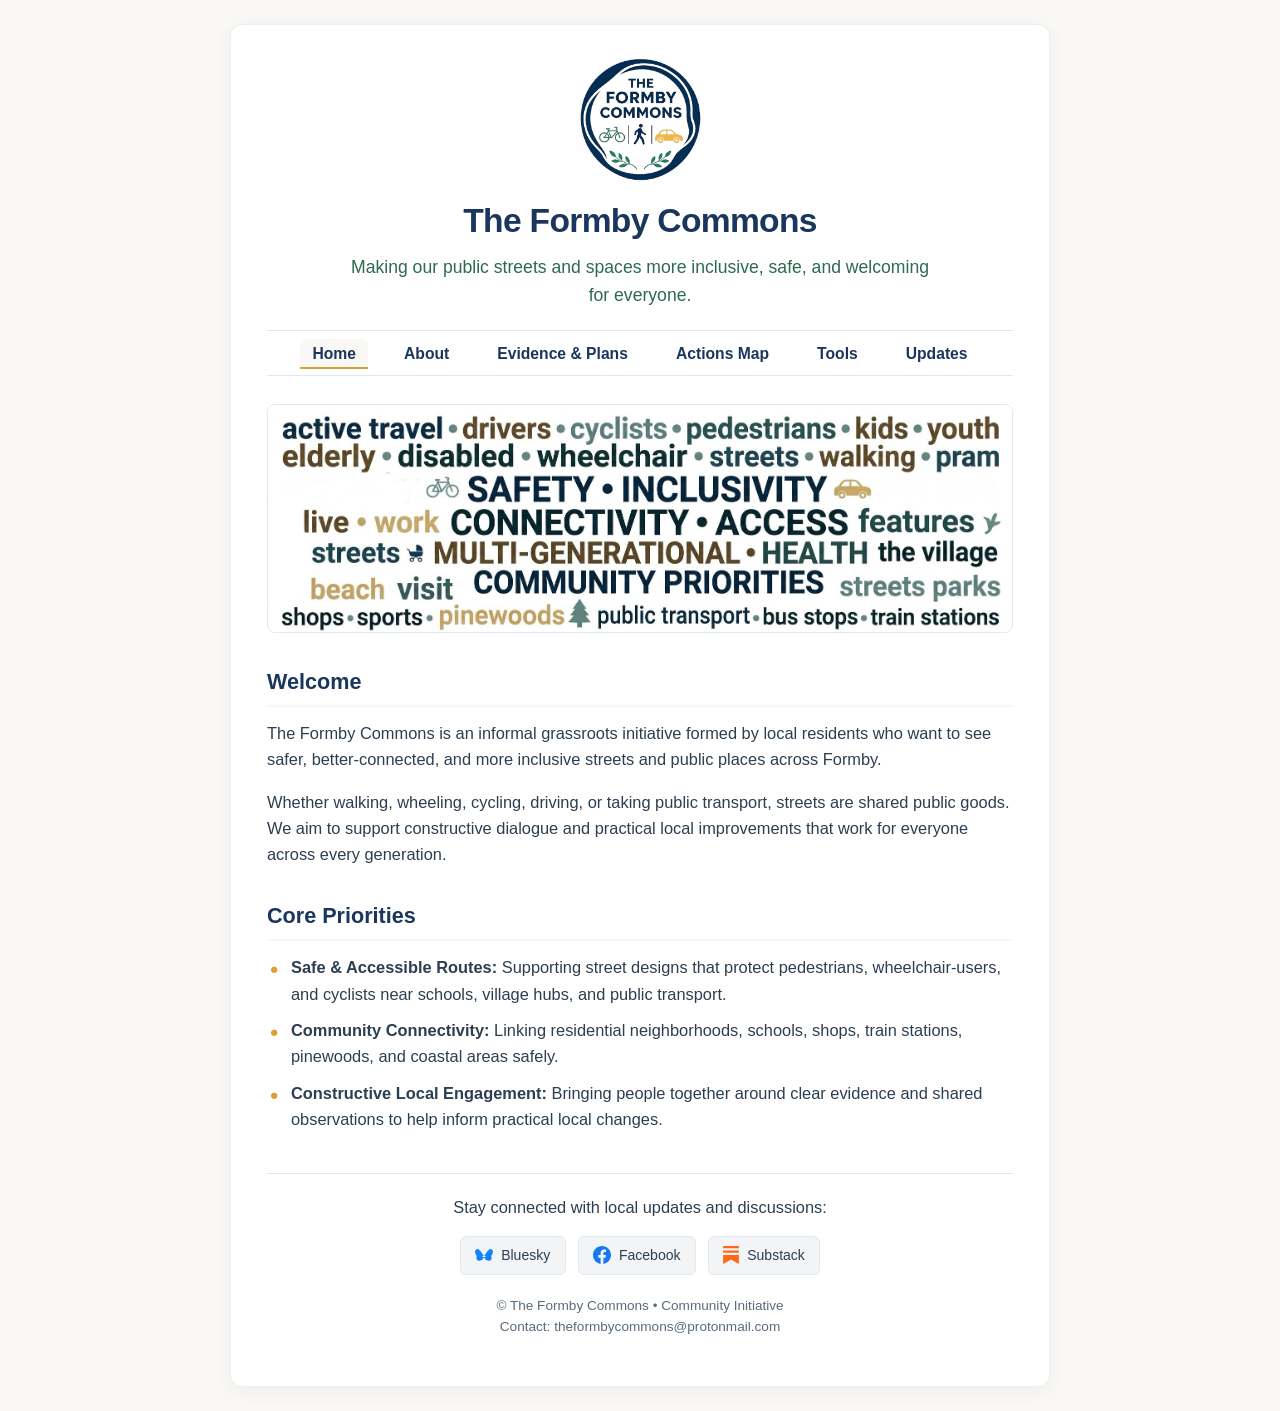
<file: index.html>
<!DOCTYPE html>
<html lang="en">
<head>
  <meta charset="UTF-8">
  <meta name="viewport" content="width=device-width, initial-scale=1.0">
  <title>The Formby Commons</title>
  <link rel="stylesheet" href="styles.css">
  <link rel="icon" type="image/svg+xml" href="icon.svg">
</head>
<body>

  <main class="container">
    
    <!-- Branding Header & Navigation -->
    <header>
      <img src="icon.svg" alt="The Formby Commons Logo" class="logo">
      <h1>The Formby Commons</h1>
      <p class="tagline">Making our public streets and spaces more inclusive, safe, and welcoming for everyone.</p>

      <nav class="main-nav" aria-label="Main Navigation">
        <ul>
          <li><a href="index.html" class="active">Home</a></li>
          <li><a href="about.html">About</a></li>
          <li><a href="evidence.html">Evidence & Plans</a></li>
          <li><a href="https://theformbycommons.github.io/formby-commons-map/">Actions Map</a></li>
          <li><a href="tools.html">Tools</a></li>
          <li><a href="updates.html">Updates</a></li>
        </ul>
      </nav>
    </header>

    <!-- Visual Banner -->
    <div class="banner-container">
      <img src="IMG_4939.jpeg" alt="Community Priorities Wordcloud" class="banner-img">
    </div>

    <!-- Intro Section -->
    <section>
      <h2>Welcome</h2>
      <p>
        The Formby Commons is an informal grassroots initiative formed by local residents who want to see safer, better-connected, and more inclusive streets and public places across Formby.
      </p>
      <p>
        Whether walking, wheeling, cycling, driving, or taking public transport, streets are shared public goods. We aim to support constructive dialogue and practical local improvements that work for everyone across every generation.
      </p>
    </section>

    <!-- Key Focus Summary -->
    <section>
      <h2>Core Priorities</h2>
      <ul class="feature-list">
        <li><strong>Safe & Accessible Routes:</strong> Supporting street designs that protect pedestrians, wheelchair-users, and cyclists near schools, village hubs, and public transport.</li>
        <li><strong>Community Connectivity:</strong> Linking residential neighborhoods, schools, shops, train stations, pinewoods, and coastal areas safely.</li>
        <li><strong>Constructive Local Engagement:</strong> Bringing people together around clear evidence and shared observations to help inform practical local changes.</li>
      </ul>
    </section>

    <!-- Footer -->
<footer>
  <p>Stay connected with local updates and discussions:</p>
  
  <div class="social-container">
    <!-- Bluesky Link -->
    <a href="https://bsky.app/profile/theformbycommons.bsky.social" target="_blank" rel="noopener" class="social-link">
      <svg width="18" height="16" viewBox="0 0 560 500" fill="#1185FE" xmlns="http://www.w3.org/2000/svg">
        <path d="M180 141.962C216.038 186.29 250.318 243.684 280 290.414C309.682 243.684 343.962 186.29 380 141.962C405.518 110.589 444.606 60.106 480 60.106C515.394 60.106 560 90.106 560 145.106C560 200.106 500 320 440 320C380 320 310 270 280 240C250 270 180 320 120 320C60 320 0 200.106 0 145.106C0 90.106 44.606 60.106 80 60.106C115.394 60.106 154.482 110.589 180 141.962Z"/>
        <path d="M280 320C280 320 230 430 140 430C80 430 40 390 40 340C40 300 70 270 100 260C140 246.7 180 270 280 320Z"/>
        <path d="M280 320C280 320 330 430 420 430C480 430 520 390 520 340C520 300 490 270 460 260C420 246.7 380 270 280 320Z"/>
      </svg>
      Bluesky
    </a>

    <!-- Facebook Link -->
    <a href="https://www.facebook.com/share/19DxrzCdw2/?mibextid=wwXIfr" target="_blank" rel="noopener" class="social-link">
      <svg width="18" height="18" viewBox="0 0 24 24" fill="#1877F2" xmlns="http://www.w3.org/2000/svg">
        <path d="M24 12.073c0-6.627-5.373-12-12-12s-12 5.373-12 12c0 5.99 4.388 10.954 10.125 11.854v-8.385H7.078v-3.47h3.047V9.43c0-3.007 1.792-4.669 4.533-4.669 1.312 0 2.686.235 2.686.235v2.953H15.83c-1.491 0-1.956.925-1.956 1.874v2.25h3.328l-.532 3.47h-2.796v8.385C19.612 23.027 24 18.062 24 12.073z"/>
      </svg>
      Facebook
    </a>
    
        <!-- Substack Link -->
    <a href="https://theformbycommons.substack.com" target="_blank" rel="noopener" class="social-link">
          <svg width="16" height="18" viewBox="0 0 448 512" fill="#FF6719" xmlns="http://www.w3.org/2000/svg">
            <path d="M0 0h448v62.8H0V0zm0 128h448v62.8H0V128zm0 127.9h448v256.1L224 384 0 512V255.9z"/>
          </svg>
          Substack
        </a>
  </div>

    <p style="margin-top: 1.25rem; font-size: 0.85rem; color: var(--color-text-muted);">
        &copy; The Formby Commons • Community Initiative<br>
        Contact: theformbycommons&#64;protonmail&#46;com
      </p>

</footer>

  </main>

</body>
</html>
</file>
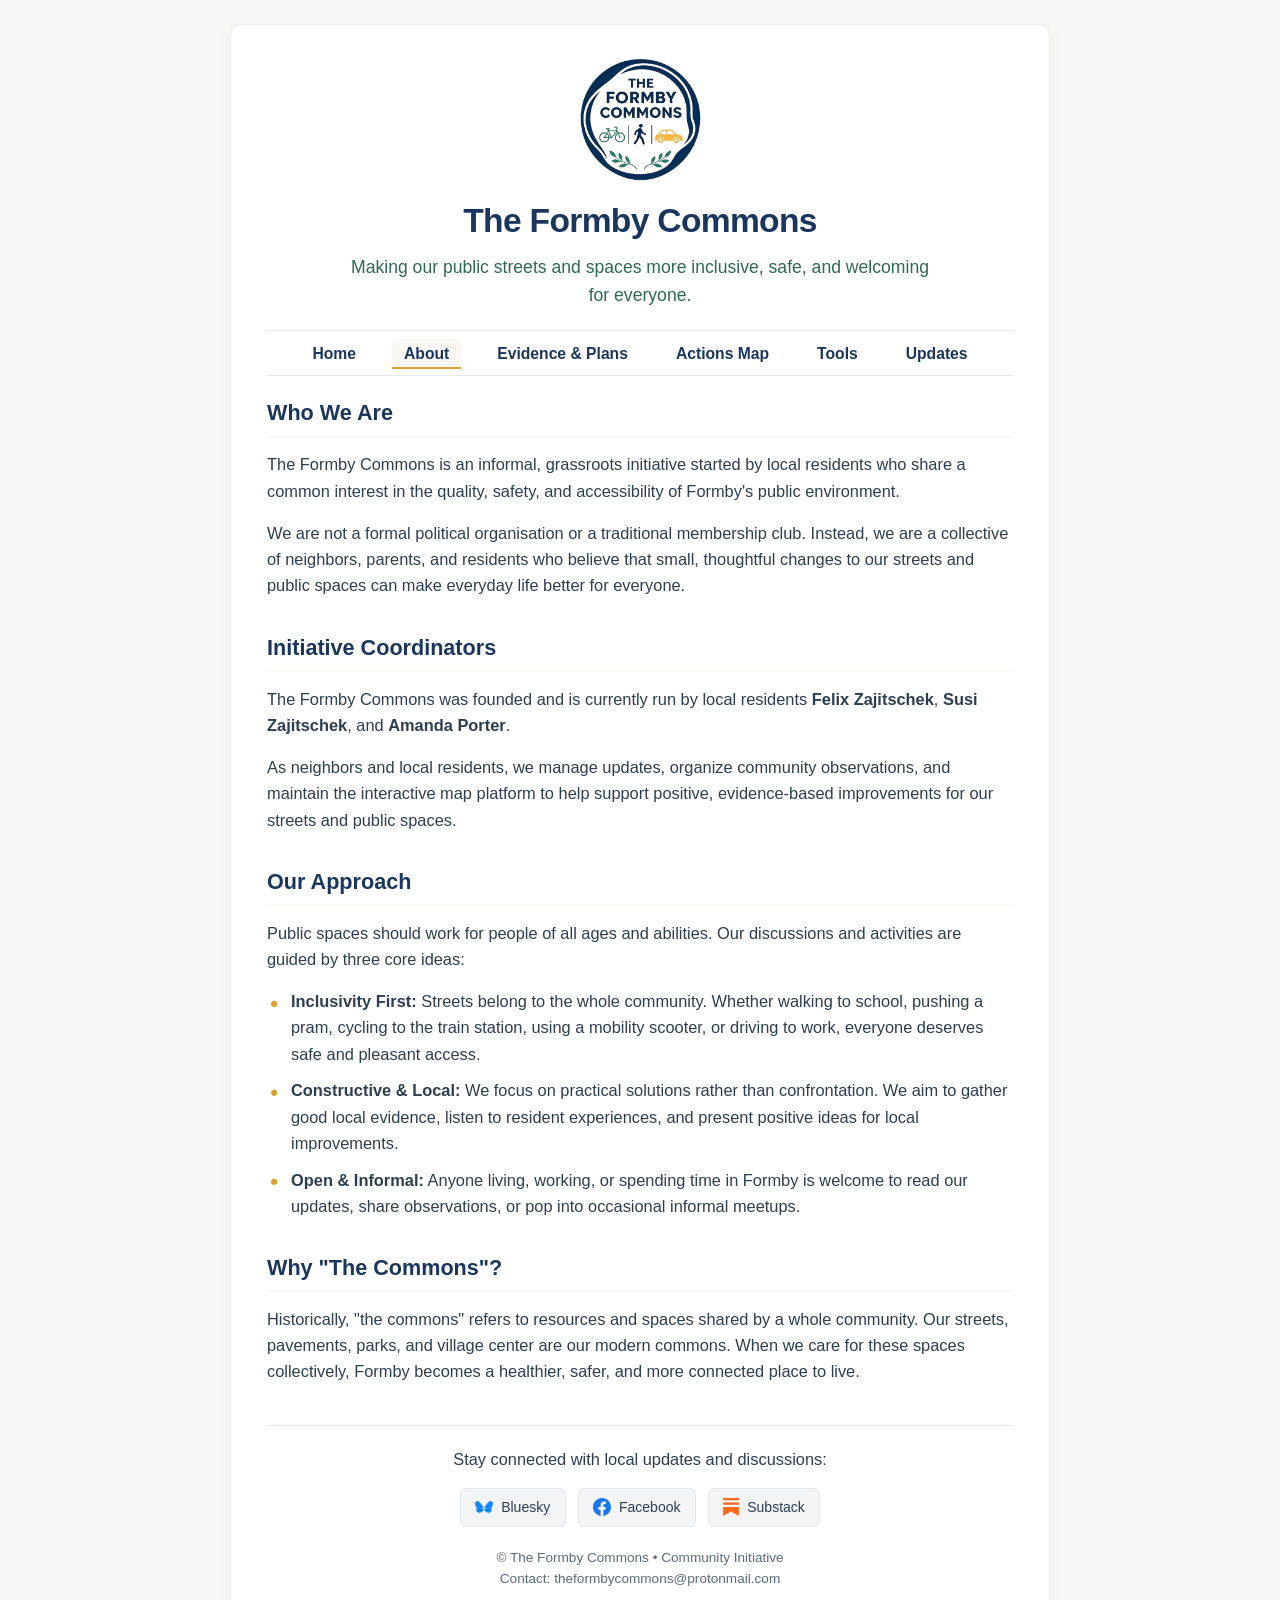
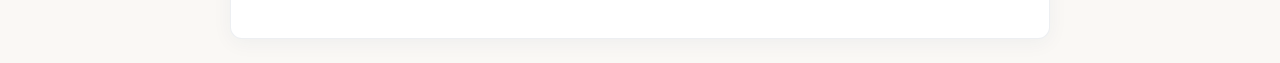
<file: about.html>
<!DOCTYPE html>
<html lang="en">
<head>
  <meta charset="UTF-8">
  <meta name="viewport" content="width=device-width, initial-scale=1.0">
  <title>About | The Formby Commons</title>
  <link rel="stylesheet" href="styles.css">
  <link rel="icon" type="image/svg+xml" href="icon.svg">
</head>
<body>

  <main class="container">
    
    <!-- Header & Navigation -->
    <header>
      <img src="icon.svg" alt="The Formby Commons Logo" class="logo">
      <h1>The Formby Commons</h1>
      <p class="tagline">Making our public streets and spaces more inclusive, safe, and welcoming for everyone.</p>

      <nav class="main-nav" aria-label="Main Navigation">
        <ul>
          <li><a href="index.html">Home</a></li>
          <li><a href="about.html" class="active">About</a></li>
          <li><a href="evidence.html">Evidence & Plans</a></li>
          <li><a href="https://theformbycommons.github.io/formby-commons-map/">Actions Map</a></li>
          <li><a href="tools.html">Tools</a></li>
          <li><a href="updates.html">Updates</a></li>
           </ul>
      </nav>
    </header>

    <!-- Page Content -->
    <section>
      <h2>Who We Are</h2>
      <p>
        The Formby Commons is an informal, grassroots initiative started by local residents who share a common interest in the quality, safety, and accessibility of Formby's public environment.
      </p>
      <p>
        We are not a formal political organisation or a traditional membership club. Instead, we are a collective of neighbors, parents, and residents who believe that small, thoughtful changes to our streets and public spaces can make everyday life better for everyone.
      </p>
    </section>

    <section>
      <h2>Initiative Coordinators</h2>
      <p>
        The Formby Commons was founded and is currently run by local residents <strong>Felix Zajitschek</strong>, <strong>Susi Zajitschek</strong>, and <strong>Amanda Porter</strong>.
      </p>
      <p>
        As neighbors and local residents, we manage updates, organize community observations, and maintain the interactive map platform to help support positive, evidence-based improvements for our streets and public spaces.
      </p>
    </section>

    <section>
      <h2>Our Approach</h2>
      <p>
        Public spaces should work for people of all ages and abilities. Our discussions and activities are guided by three core ideas:
      </p>
      <ul class="feature-list">
        <li><strong>Inclusivity First:</strong> Streets belong to the whole community. Whether walking to school, pushing a pram, cycling to the train station, using a mobility scooter, or driving to work, everyone deserves safe and pleasant access.</li>
        <li><strong>Constructive & Local:</strong> We focus on practical solutions rather than confrontation. We aim to gather good local evidence, listen to resident experiences, and present positive ideas for local improvements.</li>
        <li><strong>Open & Informal:</strong> Anyone living, working, or spending time in Formby is welcome to read our updates, share observations, or pop into occasional informal meetups.</li>
      </ul>
    </section>

    <section>
      <h2>Why "The Commons"?</h2>
      <p>
        Historically, "the commons" refers to resources and spaces shared by a whole community. Our streets, pavements, parks, and village center are our modern commons. When we care for these spaces collectively, Formby becomes a healthier, safer, and more connected place to live.
      </p>
    </section>

    <!-- Footer -->
    <footer>
      <p>Stay connected with local updates and discussions:</p>
      
      <div class="social-container">
        <!-- Bluesky Link -->
        <a href="https://bsky.app/profile/theformbycommons.bsky.social" target="_blank" rel="noopener" class="social-link">
          <svg width="18" height="16" viewBox="0 0 560 500" fill="#1185FE" xmlns="http://www.w3.org/2000/svg">
            <path d="M180 141.962C216.038 186.29 250.318 243.684 280 290.414C309.682 243.684 343.962 186.29 380 141.962C405.518 110.589 444.606 60.106 480 60.106C515.394 60.106 560 90.106 560 145.106C560 200.106 500 320 440 320C380 320 310 270 280 240C250 270 180 320 120 320C60 320 0 200.106 0 145.106C0 90.106 44.606 60.106 80 60.106C115.394 60.106 154.482 110.589 180 141.962Z"/>
            <path d="M280 320C280 320 230 430 140 430C80 430 40 390 40 340C40 300 70 270 100 260C140 246.7 180 270 280 320Z"/>
            <path d="M280 320C280 320 330 430 420 430C480 430 520 390 520 340C520 300 490 270 460 260C420 246.7 380 270 280 320Z"/>
          </svg>
          Bluesky
        </a>

        <!-- Facebook Link -->
        <a href="https://www.facebook.com/share/19DxrzCdw2/?mibextid=wwXIfr" target="_blank" rel="noopener" class="social-link">
          <svg width="18" height="18" viewBox="0 0 24 24" fill="#1877F2" xmlns="http://www.w3.org/2000/svg">
            <path d="M24 12.073c0-6.627-5.373-12-12-12s-12 5.373-12 12c0 5.99 4.388 10.954 10.125 11.854v-8.385H7.078v-3.47h3.047V9.43c0-3.007 1.792-4.669 4.533-4.669 1.312 0 2.686.235 2.686.235v2.953H15.83c-1.491 0-1.956.925-1.956 1.874v2.25h3.328l-.532 3.47h-2.796v8.385C19.612 23.027 24 18.062 24 12.073z"/>
          </svg>
          Facebook
        </a>
        
            <!-- Substack Link -->
    <a href="https://theformbycommons.substack.com" target="_blank" rel="noopener" class="social-link">
          <svg width="16" height="18" viewBox="0 0 448 512" fill="#FF6719" xmlns="http://www.w3.org/2000/svg">
            <path d="M0 0h448v62.8H0V0zm0 128h448v62.8H0V128zm0 127.9h448v256.1L224 384 0 512V255.9z"/>
          </svg>
          Substack
        </a>
        
      </div>

      <p style="margin-top: 1.25rem; font-size: 0.85rem; color: var(--color-text-muted);">
        &copy; The Formby Commons • Community Initiative<br>
        Contact: theformbycommons&#64;protonmail&#46;com
      </p>
    </footer>

  </main>

</body>
</html>
</file>
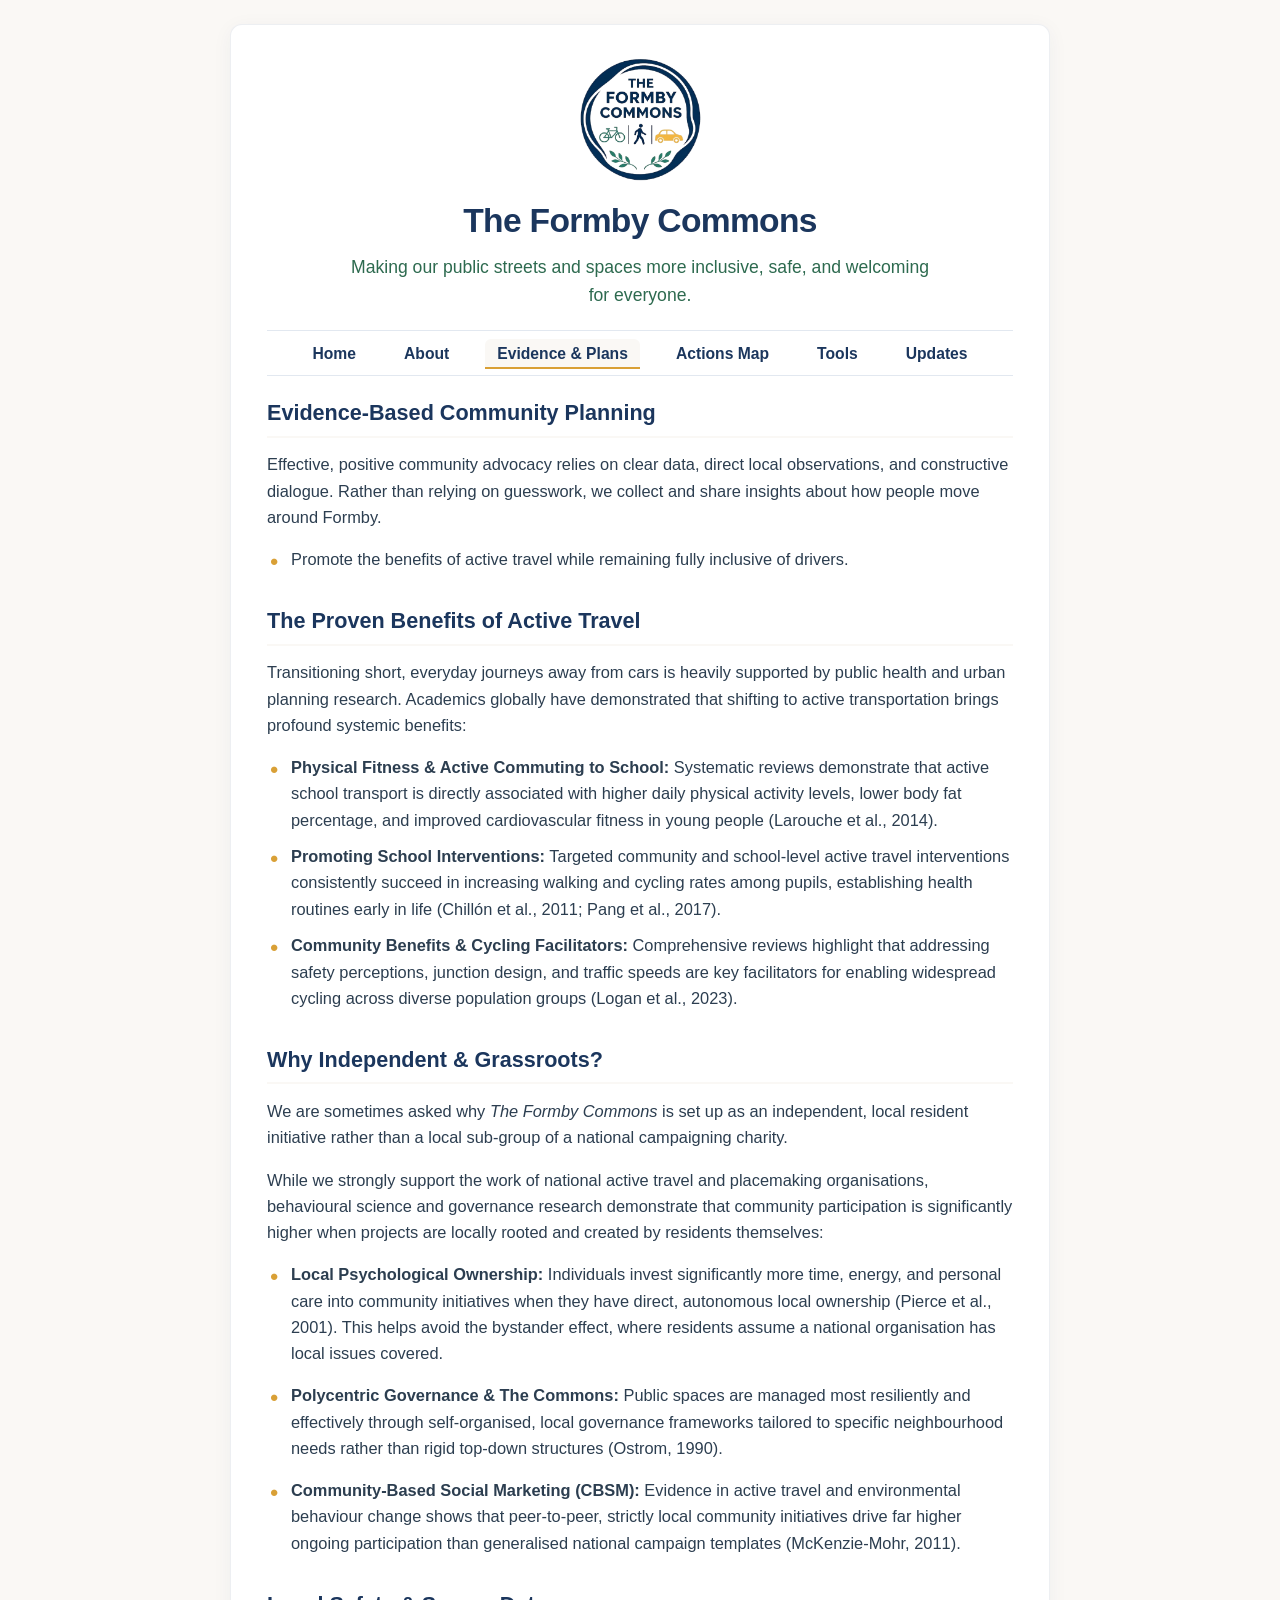
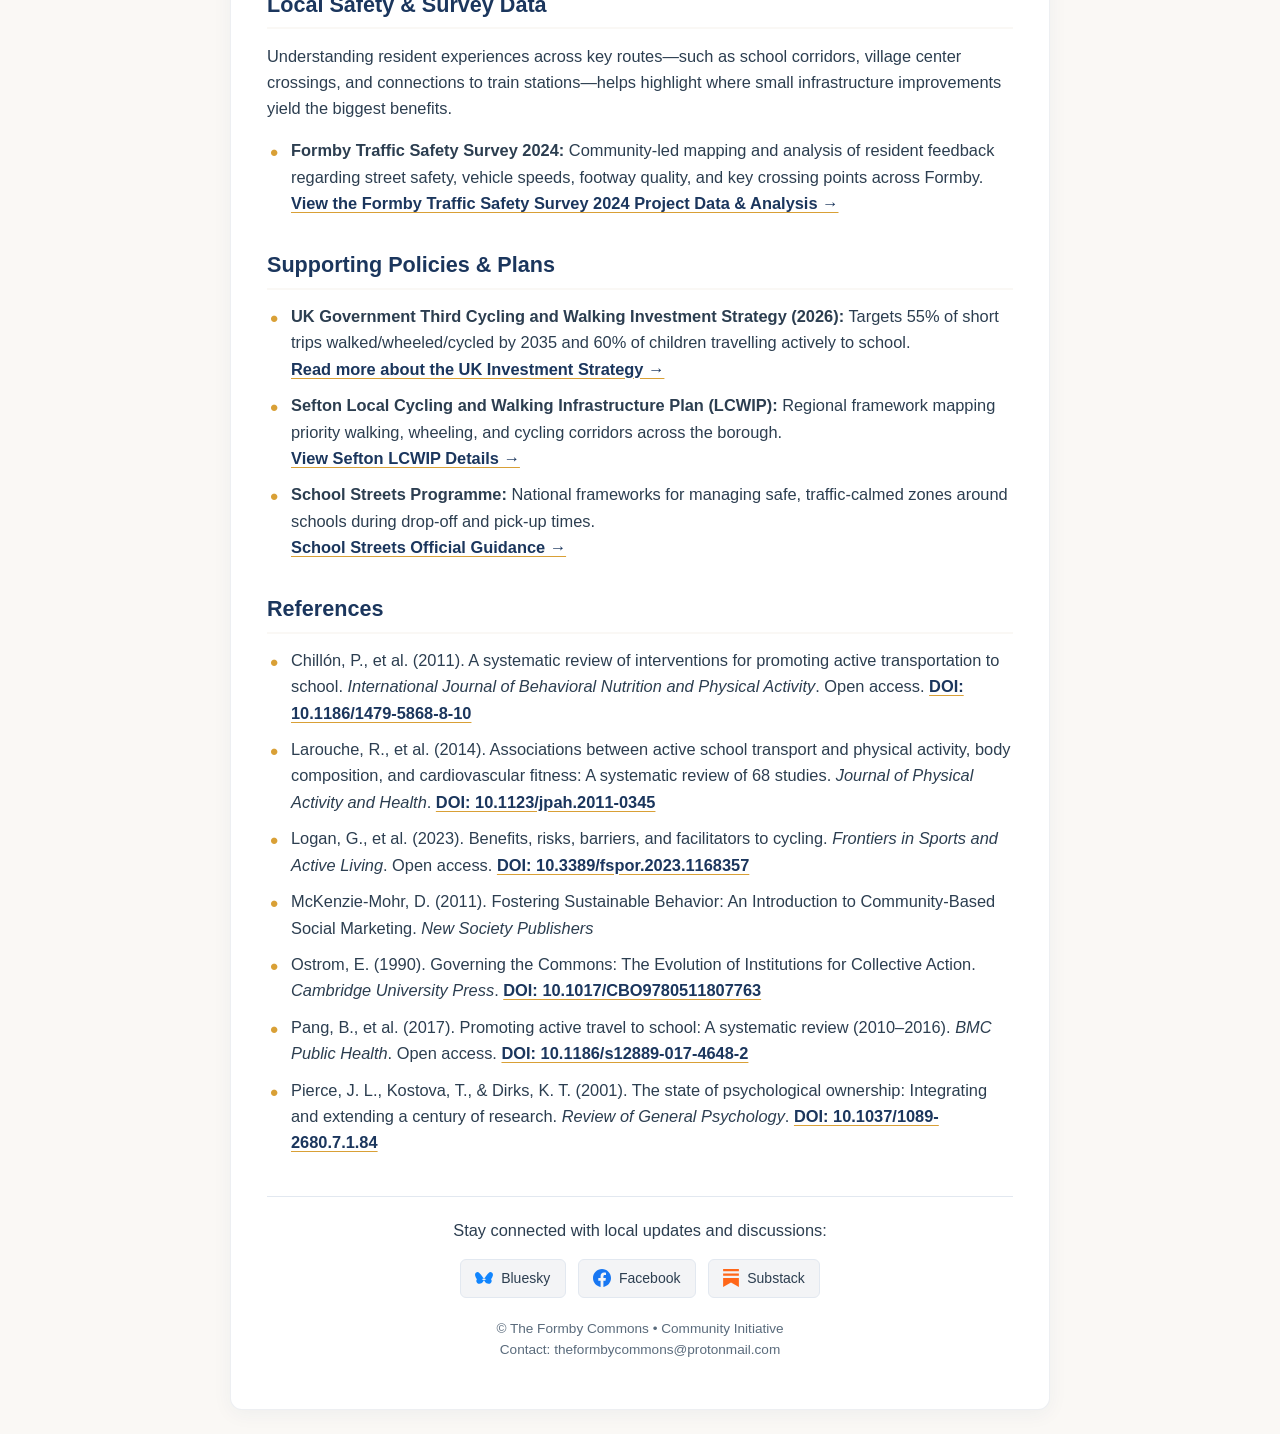
<file: evidence.html>
<!DOCTYPE html>
<html lang="en">
<head>
  <meta charset="UTF-8">
  <meta name="viewport" content="width=device-width, initial-scale=1.0">
  <title>Evidence & Plans | The Formby Commons</title>
  <link rel="stylesheet" href="styles.css">
  <link rel="icon" type="image/svg+xml" href="icon.svg">
  <style>
    /* Stacked social links for footer */
    .social-container-stacked {
      display: flex;
      flex-direction: column;
      align-items: center;
      gap: 0.6rem;
      margin: 1rem 0;
    }
  </style>
</head>
<body>

  <main class="container">
    
    <!-- Header & Navigation -->
    <header>
      <img src="icon.svg" alt="The Formby Commons Logo" class="logo">
      <h1>The Formby Commons</h1>
      <p class="tagline">Making our public streets and spaces more inclusive, safe, and welcoming for everyone.</p>

      <nav class="main-nav" aria-label="Main Navigation">
        <ul>
          <li><a href="index.html">Home</a></li>
          <li><a href="about.html">About</a></li>
          <li><a href="evidence.html" class="active">Evidence & Plans</a></li>
          <li><a href="https://theformbycommons.github.io/formby-commons-map/">Actions Map</a></li>
          <li><a href="tools.html">Tools</a></li>
          <li><a href="updates.html">Updates</a></li>
        </ul>
      </nav>
    </header>

    <!-- Core Evidence Intro -->
    <section>
      <h2>Evidence-Based Community Planning</h2>
      <p>
        Effective, positive community advocacy relies on clear data, direct local observations, and constructive dialogue. Rather than relying on guesswork, we collect and share insights about how people move around Formby.
      </p>
      <ul class="feature-list">
        <li>Promote the benefits of active travel while remaining fully inclusive of drivers.</li>
      </ul>
    </section>

    <!-- The Proven Benefits of Active Travel -->
    <section>
      <h2>The Proven Benefits of Active Travel</h2>
      <p>
        Transitioning short, everyday journeys away from cars is heavily supported by public health and urban planning research. Academics globally have demonstrated that shifting to active transportation brings profound systemic benefits:
      </p>
      <ul class="feature-list">
        <li>
          <strong>Physical Fitness & Active Commuting to School:</strong> Systematic reviews demonstrate that active school transport is directly associated with higher daily physical activity levels, lower body fat percentage, and improved cardiovascular fitness in young people (Larouche et al., 2014).
        </li>
        <li>
          <strong>Promoting School Interventions:</strong> Targeted community and school-level active travel interventions consistently succeed in increasing walking and cycling rates among pupils, establishing health routines early in life (Chillón et al., 2011; Pang et al., 2017).
        </li>
        <li>
          <strong>Community Benefits & Cycling Facilitators:</strong> Comprehensive reviews highlight that addressing safety perceptions, junction design, and traffic speeds are key facilitators for enabling widespread cycling across diverse population groups (Logan et al., 2023).
        </li>
      </ul>
    </section>
    
    <!-- Why independent & local -->
    <section>
  <h2>Why Independent & Grassroots?</h2>
  <p>
    We are sometimes asked why <em>The Formby Commons</em> is set up as an independent, local resident initiative rather than a local sub-group of a national campaigning charity.
  </p>
  <p>
    While we strongly support the work of national active travel and placemaking organisations, behavioural science and governance research demonstrate that community participation is significantly higher when projects are locally rooted and created by residents themselves:
  </p>

    <ul class="feature-list">
      <li>
        <strong>Local Psychological Ownership:</strong> Individuals invest significantly more time, energy, and personal care into community initiatives when they have direct, autonomous local ownership (Pierce et al., 2001). This helps avoid the bystander effect, where residents assume a national organisation has local issues covered.
      </li>
      <li style="margin-top: 1rem;">
        <strong>Polycentric Governance & The Commons:</strong> Public spaces are managed most resiliently and effectively through self-organised, local governance frameworks tailored to specific neighbourhood needs rather than rigid top-down structures (Ostrom, 1990).
      </li>
      <li style="margin-top: 1rem;">
        <strong>Community-Based Social Marketing (CBSM):</strong> Evidence in active travel and environmental behaviour change shows that peer-to-peer, strictly local community initiatives drive far higher ongoing participation than generalised national campaign templates (McKenzie-Mohr, 2011).
      </li>
    </ul>
</section>

    <!-- Local Survey Data -->
    <section>
      <h2>Local Safety & Survey Data</h2>
      <p>
        Understanding resident experiences across key routes—such as school corridors, village center crossings, and connections to train stations—helps highlight where small infrastructure improvements yield the biggest benefits.
      </p>
      <ul class="feature-list">
        <li>
          <strong>Formby Traffic Safety Survey 2024:</strong> Community-led mapping and analysis of resident feedback regarding street safety, vehicle speeds, footway quality, and key crossing points across Formby.<br>
          <a href="https://sites.google.com/view/formby-traffic-2024/home" target="_blank" rel="noopener" class="inline-link">View the Formby Traffic Safety Survey 2024 Project Data & Analysis →</a>
        </li>
      </ul>
    </section>

    <!-- Supporting Policies & Plans -->
    <section>
      <h2>Supporting Policies & Plans</h2>
      <ul class="feature-list">
        <li>
          <strong>UK Government Third Cycling and Walking Investment Strategy (2026):</strong> Targets 55% of short trips walked/wheeled/cycled by 2035 and 60% of children travelling actively to school.<br>
          <a href="https://www.gov.uk/government/news/cycling-and-walking-boom-with-45-billion-for-thousands-of-new-routes-and-safer-crossings" target="_blank" rel="noopener" class="inline-link">Read more about the UK Investment Strategy →</a>
        </li>
        <li>
          <strong>Sefton Local Cycling and Walking Infrastructure Plan (LCWIP):</strong> Regional framework mapping priority walking, wheeling, and cycling corridors across the borough.<br>
          <a href="https://yourseftonyoursay.sefton.gov.uk/investment-programmes-and-infrastructure/sefton-lcwip/" target="_blank" rel="noopener" class="inline-link">View Sefton LCWIP Details →</a>
        </li>
        <li>
          <strong>School Streets Programme:</strong> National frameworks for managing safe, traffic-calmed zones around schools during drop-off and pick-up times.<br>
          <a href="https://www.gov.uk/government/publications/school-streets-how-to-set-up-and-manage-a-scheme" target="_blank" rel="noopener" class="inline-link">School Streets Official Guidance →</a>
        </li>
      </ul>
    </section>

    <!-- References -->
    <section>
      <h2>References</h2>
      <ul class="feature-list">
        <li>
          Chillón, P., et al. (2011). A systematic review of interventions for promoting active transportation to school. <em>International Journal of Behavioral Nutrition and Physical Activity</em>. Open access. <a href="https://doi.org/10.1186/1479-5868-8-10" target="_blank" rel="noopener" class="inline-link">DOI: 10.1186/1479-5868-8-10</a>
        </li>
        <li>
          Larouche, R., et al. (2014). Associations between active school transport and physical activity, body composition, and cardiovascular fitness: A systematic review of 68 studies. <em>Journal of Physical Activity and Health</em>. <a href="https://doi.org/10.1123/jpah.2011-0345" target="_blank" rel="noopener" class="inline-link">DOI: 10.1123/jpah.2011-0345</a>
        </li>
        <li>
          Logan, G., et al. (2023). Benefits, risks, barriers, and facilitators to cycling. <em>Frontiers in Sports and Active Living</em>. Open access. <a href="https://doi.org/10.3389/fspor.2023.1168357" target="_blank" rel="noopener" class="inline-link">DOI: 10.3389/fspor.2023.1168357</a>
        </li>
        <li>
          McKenzie-Mohr, D. (2011). Fostering Sustainable Behavior: An Introduction to Community-Based Social Marketing. <em>New Society Publishers</em>
        </li>
        <li>
          Ostrom, E. (1990). Governing the Commons: The Evolution of Institutions for Collective Action. <em>Cambridge University Press</em>. <a href="https://doi.org/10.1017/CBO9780511807763" target="_blank" rel="noopener" class="inline-link">DOI: 10.1017/CBO9780511807763</a>
        </li>
        <li>
          Pang, B., et al. (2017). Promoting active travel to school: A systematic review (2010–2016). <em>BMC Public Health</em>. Open access. <a href="https://doi.org/10.1186/s12889-017-4648-2" target="_blank" rel="noopener" class="inline-link">DOI: 10.1186/s12889-017-4648-2</a>
        </li>
        <li>
          Pierce, J. L., Kostova, T., & Dirks, K. T. (2001). The state of psychological ownership: Integrating and extending a century of research. <em>Review of General Psychology</em>. <a href="https://doi.org/10.1037/1089-2680.7.1.84" target="_blank" rel="noopener" class="inline-link">DOI: 10.1037/1089-2680.7.1.84</a>
        </li>

      </ul>
    </section>

    <!-- Footer -->
<footer>
  <p>Stay connected with local updates and discussions:</p>
  
  <div class="social-container">
    <!-- Bluesky Link -->
    <a href="https://bsky.app/profile/theformbycommons.bsky.social" target="_blank" rel="noopener" class="social-link">
      <svg width="18" height="16" viewBox="0 0 560 500" fill="#1185FE" xmlns="http://www.w3.org/2000/svg">
        <path d="M180 141.962C216.038 186.29 250.318 243.684 280 290.414C309.682 243.684 343.962 186.29 380 141.962C405.518 110.589 444.606 60.106 480 60.106C515.394 60.106 560 90.106 560 145.106C560 200.106 500 320 440 320C380 320 310 270 280 240C250 270 180 320 120 320C60 320 0 200.106 0 145.106C0 90.106 44.606 60.106 80 60.106C115.394 60.106 154.482 110.589 180 141.962Z"/>
        <path d="M280 320C280 320 230 430 140 430C80 430 40 390 40 340C40 300 70 270 100 260C140 246.7 180 270 280 320Z"/>
        <path d="M280 320C280 320 330 430 420 430C480 430 520 390 520 340C520 300 490 270 460 260C420 246.7 380 270 280 320Z"/>
      </svg>
      Bluesky
    </a>

    <!-- Facebook Link -->
    <a href="https://www.facebook.com/share/19DxrzCdw2/?mibextid=wwXIfr" target="_blank" rel="noopener" class="social-link">
      <svg width="18" height="18" viewBox="0 0 24 24" fill="#1877F2" xmlns="http://www.w3.org/2000/svg">
        <path d="M24 12.073c0-6.627-5.373-12-12-12s-12 5.373-12 12c0 5.99 4.388 10.954 10.125 11.854v-8.385H7.078v-3.47h3.047V9.43c0-3.007 1.792-4.669 4.533-4.669 1.312 0 2.686.235 2.686.235v2.953H15.83c-1.491 0-1.956.925-1.956 1.874v2.25h3.328l-.532 3.47h-2.796v8.385C19.612 23.027 24 18.062 24 12.073z"/>
      </svg>
      Facebook
    </a>
    
    <!-- Substack Link -->
    <a href="https://theformbycommons.substack.com" target="_blank" rel="noopener" class="social-link">
          <svg width="16" height="18" viewBox="0 0 448 512" fill="#FF6719" xmlns="http://www.w3.org/2000/svg">
            <path d="M0 0h448v62.8H0V0zm0 128h448v62.8H0V128zm0 127.9h448v256.1L224 384 0 512V255.9z"/>
          </svg>
          Substack
        </a>
      </div>

 <p style="margin-top: 1.25rem; font-size: 0.85rem; color: var(--color-text-muted);">
        &copy; The Formby Commons • Community Initiative<br>
        Contact: theformbycommons&#64;protonmail&#46;com
      </p>
      
</footer>

  </main>

</body>
</html>
</file>
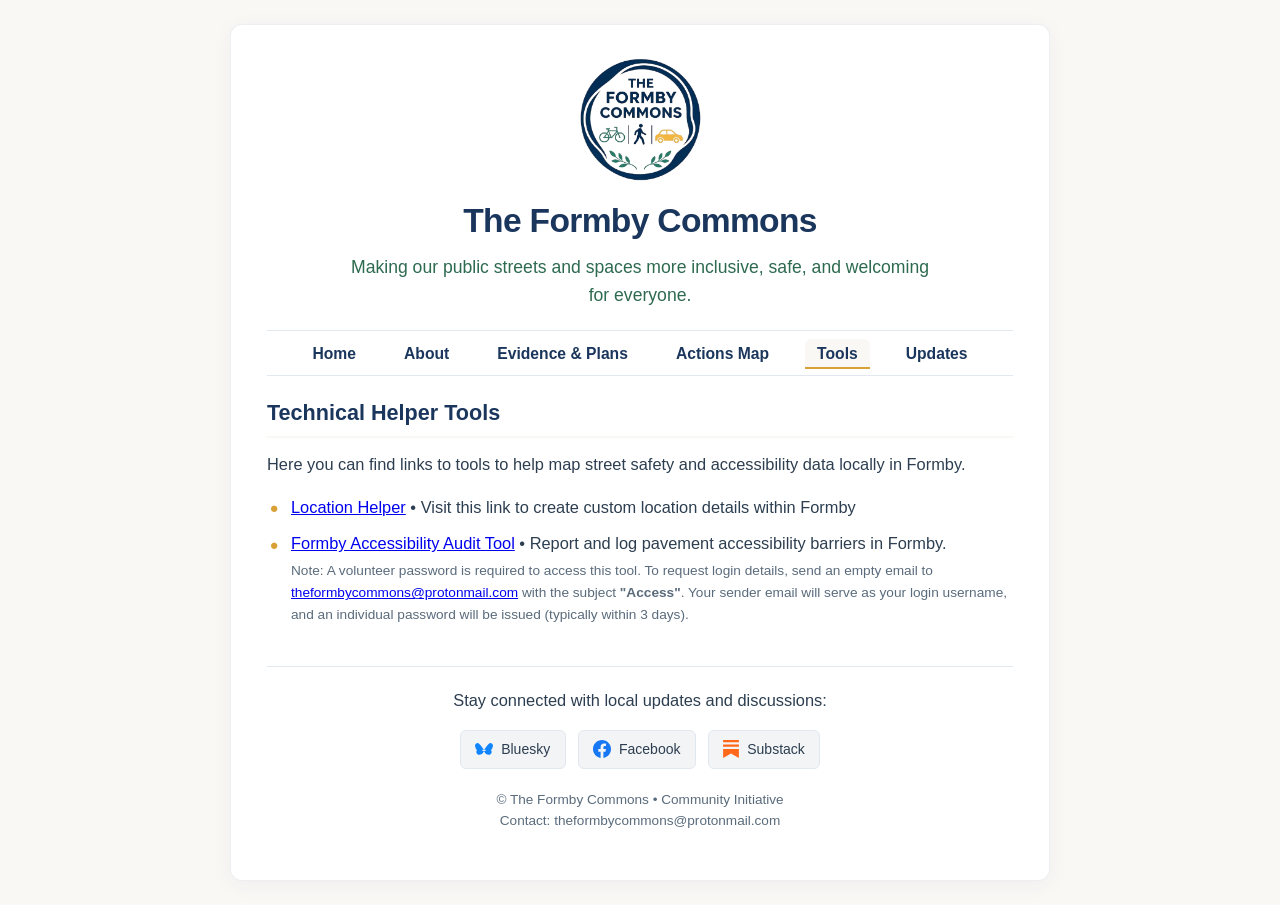
<file: tools.html>
<!DOCTYPE html>
<html lang="en">
<head>
  <meta charset="UTF-8">
  <meta name="viewport" content="width=device-width, initial-scale=1.0">
  <title>Tools | The Formby Commons</title>
  <link rel="stylesheet" href="styles.css">
  <link rel="icon" type="image/svg+xml" href="icon.svg">
</head>
<body>

  <main class="container">
    
    <!-- Header & Navigation -->
    <header>
      <img src="icon.svg" alt="The Formby Commons Logo" class="logo">
      <h1>The Formby Commons</h1>
      <p class="tagline">Making our public streets and spaces more inclusive, safe, and welcoming for everyone.</p>

      <nav class="main-nav" aria-label="Main Navigation">
        <ul>
          <li><a href="index.html">Home</a></li>
          <li><a href="about.html">About</a></li>
          <li><a href="evidence.html">Evidence & Plans</a></li>
          <li><a href="https://theformbycommons.github.io/formby-commons-map/">Actions Map</a></li>
          <li><a href="tools.html" class="active">Tools</a></li>
          <li><a href="updates.html">Updates</a></li>
        </ul>
      </nav>
    </header>

    <!-- Page Content -->
    <section>
      <h2>Technical Helper Tools</h2>
      <p>
        Here you can find links to tools to help map street safety and accessibility data locally in Formby.
      </p>
      <ul class="feature-list">
        <li><a href="locationselector.html" target="_blank" rel="noopener noreferrer">Location Helper</a> • Visit this link to create custom location details within Formby</li> 
        <li>
          <a href="https://access.localglow.uk" target="_blank" rel="noopener noreferrer">Formby Accessibility Audit Tool</a> • Report and log pavement accessibility barriers in Formby. 
          <br>
          <small style="color: var(--color-text-muted, #64748b); display: inline-block; margin-top: 4px;">
            Note: A volunteer password is required to access this tool. To request login details, send an empty email to 
            <a href="mailto:theformbycommons@protonmail.com?subject=access">theformbycommons&#64;protonmail&#46;com</a> 
            with the subject <strong>"Access"</strong>. Your sender email will serve as your login username, and an individual password will be issued (typically within 3 days).
          </small>
        </li>
      </ul>
    </section>

    <!-- Footer -->
    <footer>
      <p>Stay connected with local updates and discussions:</p>
      
      <div class="social-container">
        <!-- Bluesky Link -->
        <a href="https://bsky.app/profile/theformbycommons.bsky.social" target="_blank" rel="noopener" class="social-link">
          <svg width="18" height="16" viewBox="0 0 560 500" fill="#1185FE" xmlns="http://www.w3.org/2000/svg">
            <path d="M180 141.962C216.038 186.29 250.318 243.684 280 290.414C309.682 243.684 343.962 186.29 380 141.962C405.518 110.589 444.606 60.106 480 60.106C515.394 60.106 560 90.106 560 145.106C560 200.106 500 320 440 320C380 320 310 270 280 240C250 270 180 320 120 320C60 320 0 200.106 0 145.106C0 90.106 44.606 60.106 80 60.106C115.394 60.106 154.482 110.589 180 141.962Z"/>
            <path d="M280 320C280 320 230 430 140 430C80 430 40 390 40 340C40 300 70 270 100 260C140 246.7 180 270 280 320Z"/>
            <path d="M280 320C280 320 330 430 420 430C480 430 520 390 520 340C520 300 490 270 460 260C420 246.7 380 270 280 320Z"/>
          </svg>
          Bluesky
        </a>

        <!-- Facebook Link -->
        <a href="https://www.facebook.com/share/19DxrzCdw2/?mibextid=wwXIfr" target="_blank" rel="noopener" class="social-link">
          <svg width="18" height="18" viewBox="0 0 24 24" fill="#1877F2" xmlns="http://www.w3.org/2000/svg">
            <path d="M24 12.073c0-6.627-5.373-12-12-12s-12 5.373-12 12c0 5.99 4.388 10.954 10.125 11.854v-8.385H7.078v-3.47h3.047V9.43c0-3.007 1.792-4.669 4.533-4.669 1.312 0 2.686.235 2.686.235v2.953H15.83c-1.491 0-1.956.925-1.956 1.874v2.25h3.328l-.532 3.47h-2.796v8.385C19.612 23.027 24 18.062 24 12.073z"/>
          </svg>
          Facebook
        </a>
        
        <!-- Substack Link -->
        <a href="https://theformbycommons.substack.com" target="_blank" rel="noopener" class="social-link">
          <svg width="16" height="18" viewBox="0 0 448 512" fill="#FF6719" xmlns="http://www.w3.org/2000/svg">
            <path d="M0 0h448v62.8H0V0zm0 128h448v62.8H0V128zm0 127.9h448v256.1L224 384 0 512V255.9z"/>
          </svg>
          Substack
        </a>
        
      </div>

      <p style="margin-top: 1.25rem; font-size: 0.85rem; color: var(--color-text-muted);">
        &copy; The Formby Commons • Community Initiative<br>
        Contact: theformbycommons&#64;protonmail&#46;com
      </p>
    </footer>

  </main>

</body>
</html>
</file>
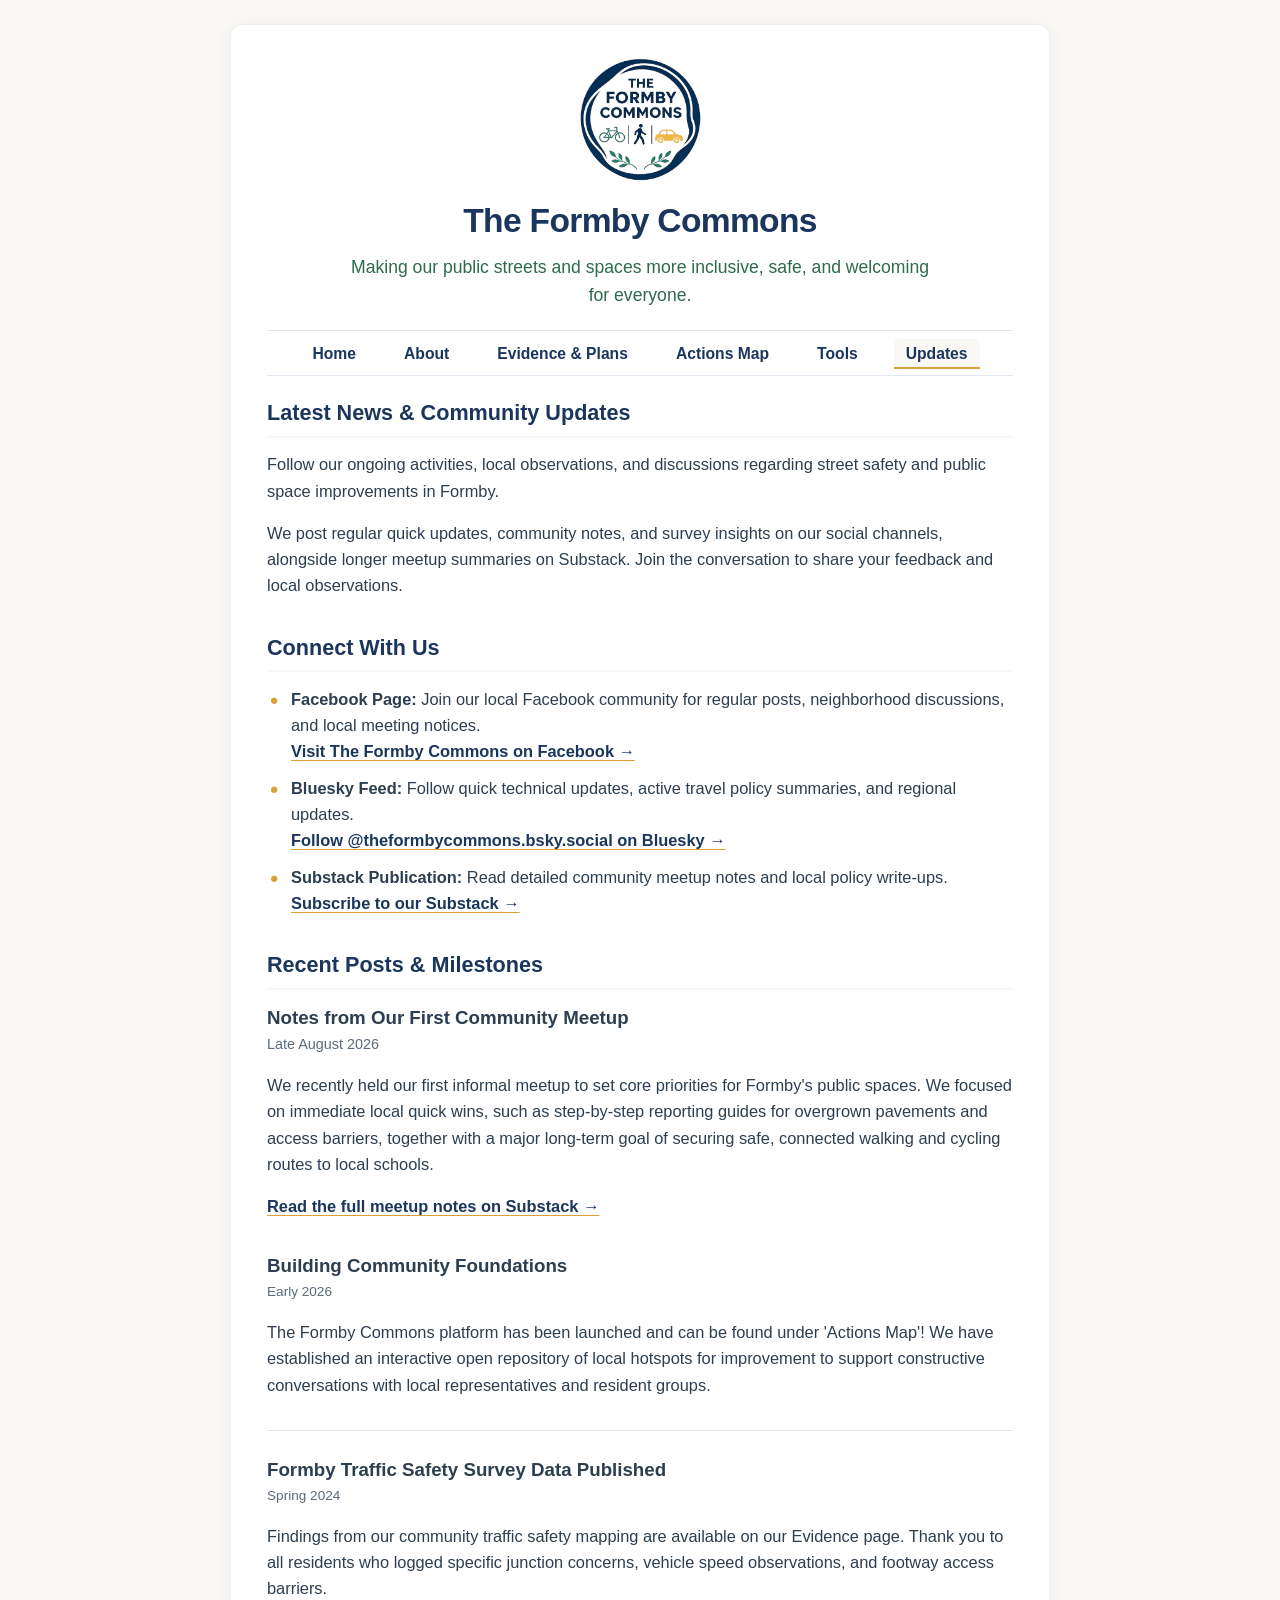
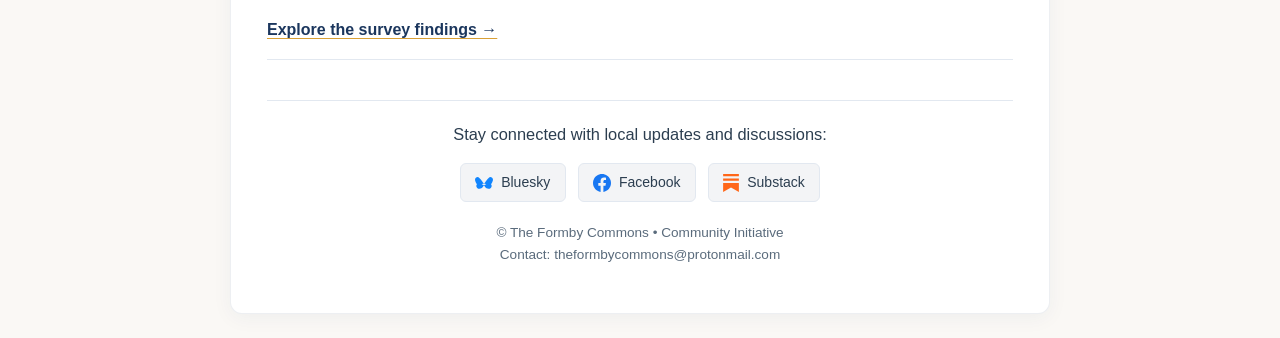
<file: updates.html>
<!DOCTYPE html>
<html lang="en">
<head>
  <meta charset="UTF-8">
  <meta name="viewport" content="width=device-width, initial-scale=1.0">
  <title>Updates | The Formby Commons</title>
  <link rel="stylesheet" href="styles.css">
  <link rel="icon" type="image/svg+xml" href="icon.svg">
</head>
<body>

  <main class="container">
    
    <!-- Header & Navigation -->
    <header>
      <img src="icon.svg" alt="The Formby Commons Logo" class="logo">
      <h1>The Formby Commons</h1>
      <p class="tagline">Making our public streets and spaces more inclusive, safe, and welcoming for everyone.</p>

      <nav class="main-nav" aria-label="Main Navigation">
        <ul>
          <li><a href="index.html">Home</a></li>
          <li><a href="about.html">About</a></li>
          <li><a href="evidence.html">Evidence & Plans</a></li>
          <li><a href="https://theformbycommons.github.io/formby-commons-map/">Actions Map</a></li>
          <li><a href="tools.html">Tools</a></li>
          <li><a href="updates.html" class="active">Updates</a></li>
        </ul>
      </nav>
    </header>

    <!-- Introductory Context -->
    <section>
      <h2>Latest News & Community Updates</h2>
      <p>
        Follow our ongoing activities, local observations, and discussions regarding street safety and public space improvements in Formby. 
      </p>
      <p>
        We post regular quick updates, community notes, and survey insights on our social channels, alongside longer meetup summaries on Substack. Join the conversation to share your feedback and local observations.
      </p>
    </section>

    <!-- Social Links Banner -->
    <section>
      <h2>Connect With Us</h2>
      <ul class="feature-list">
        <li>
          <strong>Facebook Page:</strong> Join our local Facebook community for regular posts, neighborhood discussions, and local meeting notices.<br>
          <a href="https://www.facebook.com/share/19DxrzCdw2/?mibextid=wwXIfr" target="_blank" rel="noopener" class="inline-link">Visit The Formby Commons on Facebook →</a>
        </li>
        <li>
          <strong>Bluesky Feed:</strong> Follow quick technical updates, active travel policy summaries, and regional updates.<br>
          <a href="https://bsky.app/profile/theformbycommons.bsky.social" target="_blank" rel="noopener" class="inline-link">Follow @theformbycommons.bsky.social on Bluesky →</a>
        </li>
        <li>
          <strong>Substack Publication:</strong> Read detailed community meetup notes and local policy write-ups.<br>
          <a href="https://theformbycommons.substack.com" target="_blank" rel="noopener" class="inline-link">Subscribe to our Substack →</a>
        </li>
      </ul>
    </section>

    <!-- Updates Stream / Placeholder Log -->
    <section>
      <h2>Recent Posts & Milestones</h2>
      
      <!-- New Milestone Entry -->
      <article class="update-card" style="margin-bottom: 2rem;">
        <h3>Notes from Our First Community Meetup</h3>
        <p class="date" style="color: var(--color-text-muted); font-size: 0.9rem;">Late August 2026</p>
        <p>
          We recently held our first informal meetup to set core priorities for Formby's public spaces. We focused on immediate local quick wins, such as step-by-step reporting guides for overgrown pavements and access barriers, together with a major long-term goal of securing safe, connected walking and cycling routes to local schools.
        </p>
        <p>
          <a href="https://theformbycommons.substack.com" target="_blank" rel="noopener" class="inline-link">
            Read the full meetup notes on Substack →
          </a>
        </p>
      </article>

      <div class="update-card" style="margin-bottom: 1.5rem; padding-bottom: 1rem; border-bottom: 1px solid var(--color-border, #e5e7eb);">
        <h3>Building Community Foundations</h3>
        <p style="font-size: 0.85rem; color: var(--color-text-muted, #6b7280);">Early 2026</p>
        <p>
          The Formby Commons platform has been launched and can be found under 'Actions Map'! We have established an interactive open repository of local hotspots for improvement to support constructive conversations with local representatives and resident groups.
        </p>
      </div>

      <div class="update-card" style="margin-bottom: 1.5rem; padding-bottom: 1rem; border-bottom: 1px solid var(--color-border, #e5e7eb);">
        <h3>Formby Traffic Safety Survey Data Published</h3>
        <p style="font-size: 0.85rem; color: var(--color-text-muted, #6b7280);">Spring 2024</p>
        <p>
          Findings from our community traffic safety mapping are available on our Evidence page. Thank you to all residents who logged specific junction concerns, vehicle speed observations, and footway access barriers.
        </p>
        <a href="evidence.html" class="inline-link">Explore the survey findings →</a>
      </div>

    </section>

    <!-- Footer -->
    <footer>
      <p>Stay connected with local updates and discussions:</p>
      
      <div class="social-container">
        <!-- Bluesky Link -->
        <a href="https://bsky.app/profile/theformbycommons.bsky.social" target="_blank" rel="noopener" class="social-link">
          <svg width="18" height="16" viewBox="0 0 560 500" fill="#1185FE" xmlns="http://www.w3.org/2000/svg">
            <path d="M180 141.962C216.038 186.29 250.318 243.684 280 290.414C309.682 243.684 343.962 186.29 380 141.962C405.518 110.589 444.606 60.106 480 60.106C515.394 60.106 560 90.106 560 145.106C560 200.106 500 320 440 320C380 320 310 270 280 240C250 270 180 320 120 320C60 320 0 200.106 0 145.106C0 90.106 44.606 60.106 80 60.106C115.394 60.106 154.482 110.589 180 141.962Z"/>
            <path d="M280 320C280 320 230 430 140 430C80 430 40 390 40 340C40 300 70 270 100 260C140 246.7 180 270 280 320Z"/>
            <path d="M280 320C280 320 330 430 420 430C480 430 520 390 520 340C520 300 490 270 460 260C420 246.7 380 270 280 320Z"/>
          </svg>
          Bluesky
        </a>

        <!-- Facebook Link -->
        <a href="https://www.facebook.com/share/19DxrzCdw2/?mibextid=wwXIfr" target="_blank" rel="noopener" class="social-link">
          <svg width="18" height="18" viewBox="0 0 24 24" fill="#1877F2" xmlns="http://www.w3.org/2000/svg">
            <path d="M24 12.073c0-6.627-5.373-12-12-12s-12 5.373-12 12c0 5.99 4.388 10.954 10.125 11.854v-8.385H7.078v-3.47h3.047V9.43c0-3.007 1.792-4.669 4.533-4.669 1.312 0 2.686.235 2.686.235v2.953H15.83c-1.491 0-1.956.925-1.956 1.874v2.25h3.328l-.532 3.47h-2.796v8.385C19.612 23.027 24 18.062 24 12.073z"/>
          </svg>
          Facebook
        </a>

        <!-- Substack Link -->
        <a href="https://theformbycommons.substack.com" target="_blank" rel="noopener" class="social-link">
          <svg width="16" height="18" viewBox="0 0 448 512" fill="#FF6719" xmlns="http://www.w3.org/2000/svg">
            <path d="M0 0h448v62.8H0V0zm0 128h448v62.8H0V128zm0 127.9h448v256.1L224 384 0 512V255.9z"/>
          </svg>
          Substack
        </a>
      </div>

      <p style="margin-top: 1.25rem; font-size: 0.85rem; color: var(--color-text-muted);">
        &copy; The Formby Commons • Community Initiative<br>
        Contact: theformbycommons&#64;protonmail&#46;com
      </p>
      
    </footer>

  </main>

</body>
</html>
</file>
<file: styles.css>
:root {
  --color-navy: #1B365D;
  --color-green: #2D6A4F;
  --color-gold: #D9A036;
  --color-bg: #FAF8F5;
  --color-card-bg: #FFFFFF;
  --color-text: #2C3E50;
  --color-text-muted: #5A6B7C;
  --color-border: #E2E8F0;
  --max-width: 820px;
}

* {
  box-sizing: border-box;
  margin: 0;
  padding: 0;
}

body {
  font-family: -apple-system, BlinkMacSystemFont, "Segoe UI", Roboto, Helvetica, Arial, sans-serif;
  background-color: var(--color-bg);
  color: var(--color-text);
  line-height: 1.6;
  padding: 1.5rem 1rem;
}

/* Central Card Layout */
.container {
  max-width: var(--max-width);
  margin: 0 auto;
  background: var(--color-card-bg);
  border-radius: 12px;
  padding: 2rem 2.25rem;
  box-shadow: 0 4px 20px rgba(27, 54, 93, 0.05);
  border: 1px solid rgba(27, 54, 93, 0.08);
}

/* Header & Branding */
header {
  text-align: center;
  margin-bottom: 1.25rem;
}

.logo {
  width: 125px;
  height: auto;
  display: block;
  margin: 0 auto 0.75rem auto;
}

h1 {
  color: var(--color-navy);
  font-size: 2.1rem;
  font-weight: 700;
  letter-spacing: -0.02em;
  margin-bottom: 0.35rem;
}

.tagline {
  color: var(--color-green);
  font-size: 1.1rem;
  font-weight: 500;
  max-width: 580px;
  margin: 0 auto;
}

/* Navigation Bar */
.main-nav {
  margin-top: 1.25rem;
  border-top: 1px solid var(--color-border);
  border-bottom: 1px solid var(--color-border);
  padding: 0.6rem 0;
}

.main-nav ul {
  list-style: none;
  display: flex;
  justify-content: center;
  align-items: center;
  gap: 1.5rem;
  padding: 0;
  margin: 0;
}

.main-nav a {
  text-decoration: none;
  color: var(--color-navy);
  font-weight: 600;
  font-size: 0.98rem;
  padding: 0.35rem 0.75rem;
  border-radius: 6px;
  transition: all 0.2s ease;
}

.main-nav a:hover {
  color: var(--color-green);
  background-color: var(--color-bg);
}

.main-nav a.active {
  color: var(--color-navy);
  background-color: var(--color-bg);
  border-bottom: 2px solid var(--color-gold);
  border-radius: 6px 6px 0 0;
}

/* Visual Banner Container */
.banner-container {
  margin: 1.75rem 0 2rem 0;
  border-radius: 8px;
  overflow: hidden;
  border: 1px solid var(--color-border);
}

.banner-img {
  width: 100%;
  height: auto;
  display: block;
}

/* Typography & Content Sections */
section {
  margin-bottom: 2rem;
}

h2 {
  color: var(--color-navy);
  font-size: 1.35rem;
  font-weight: 600;
  margin-bottom: 0.85rem;
  border-bottom: 2px solid var(--color-bg);
  padding-bottom: 0.3rem;
}

p {
  margin-bottom: 1rem;
  color: var(--color-text);
  font-size: 1.025rem;
}

ul.feature-list {
  list-style-type: none;
  padding-left: 0;
  margin-bottom: 1rem;
}

ul.feature-list li {
  position: relative;
  padding-left: 1.5rem;
  margin-bottom: 0.65rem;
  color: var(--color-text);
  font-size: 1.025rem;
}

ul.feature-list li::before {
  content: "•";
  color: var(--color-gold);
  font-weight: bold;
  font-size: 1.4rem;
  position: absolute;
  left: 0.2rem;
  top: -0.15rem;
}

.inline-link {
  color: var(--color-navy);
  font-weight: 600;
  text-decoration: underline;
  text-decoration-color: var(--color-gold);
  text-underline-offset: 3px;
  transition: color 0.2s ease;
}

.inline-link:hover {
  color: var(--color-green);
}

/* Footer & Bluesky Social Link */
footer {
  margin-top: 2.5rem;
  padding-top: 1.25rem;
  border-top: 1px solid var(--color-border);
  text-align: center;
  color: var(--color-text-muted);
  font-size: 0.9rem;
}

.social-container {
  display: flex;
  flex-wrap: wrap;
  align-items: center;
  justify-content: center;
  gap: 0.75rem;
  margin: 1rem 0;
}

.social-link {
  display: inline-flex;
  align-items: center;
  justify-content: center;
  gap: 0.5rem;
  padding: 0.45rem 0.9rem;
  background-color: var(--color-bg-alt, #f3f4f6);
  border: 1px solid var(--color-border, #e5e7eb);
  border-radius: 6px;
  text-decoration: none;
  font-size: 0.875rem;
  font-weight: 500;
  color: var(--color-text, #111827);
  white-space: nowrap; /* Prevents text and SVG icon from splitting */
  transition: background-color 0.2s ease, border-color 0.2s ease;
}

.social-link:hover {
  background-color: #e5e7eb;
  border-color: #d1d5db;
}

.social-link svg {
  flex-shrink: 0; /* Ensures SVGs maintain exact dimensions */
}

.bluesky-link {
  display: inline-flex;
  align-items: center;
  gap: 0.5rem;
  color: var(--color-navy);
  text-decoration: none;
  font-weight: 600;
  padding: 0.45rem 0.9rem;
  border-radius: 20px;
  background-color: var(--color-bg);
  border: 1px solid var(--color-border);
  transition: all 0.2s ease;
  margin-top: 0.5rem;
}

.bluesky-link:hover {
  border-color: var(--color-navy);
  background-color: #FFFFFF;
}

.bluesky-icon {
  width: 18px;
  height: 18px;
  min-width: 18px;
  min-height: 18px;
  display: inline-block;
  vertical-align: middle;
  overflow: visible;
}

/* Responsive Scaling for Tablets and Mobile */
@media (max-width: 640px) {
  body {
    padding: 0.5rem;
  }

  .container {
    padding: 1.25rem 1rem;
    border-radius: 8px;
  }

  h1 {
    font-size: 1.75rem;
  }

  .tagline {
    font-size: 0.98rem;
  }

  .logo {
    width: 105px;
  }

  .main-nav ul {
    flex-wrap: wrap;
    gap: 0.5rem;
  }

  .main-nav a {
    font-size: 0.9rem;
    padding: 0.3rem 0.5rem;
  }
}
</file>
